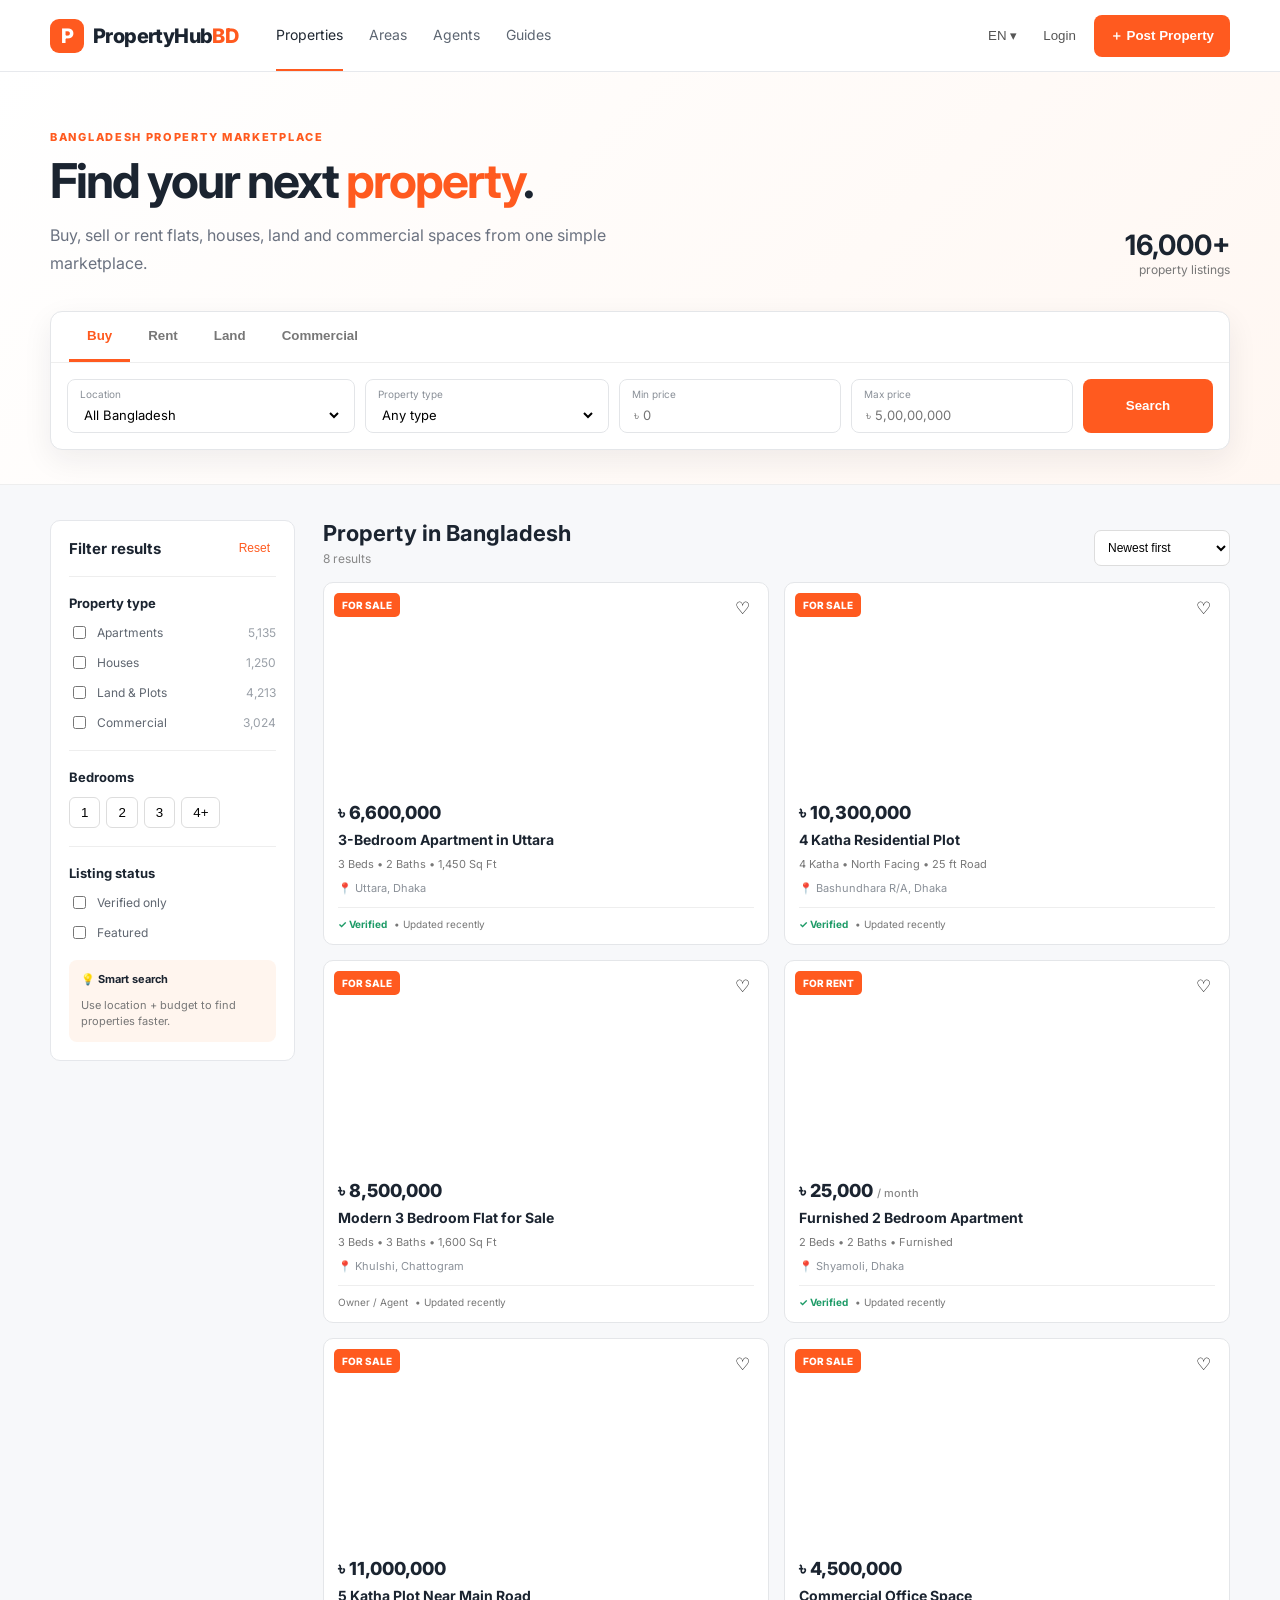
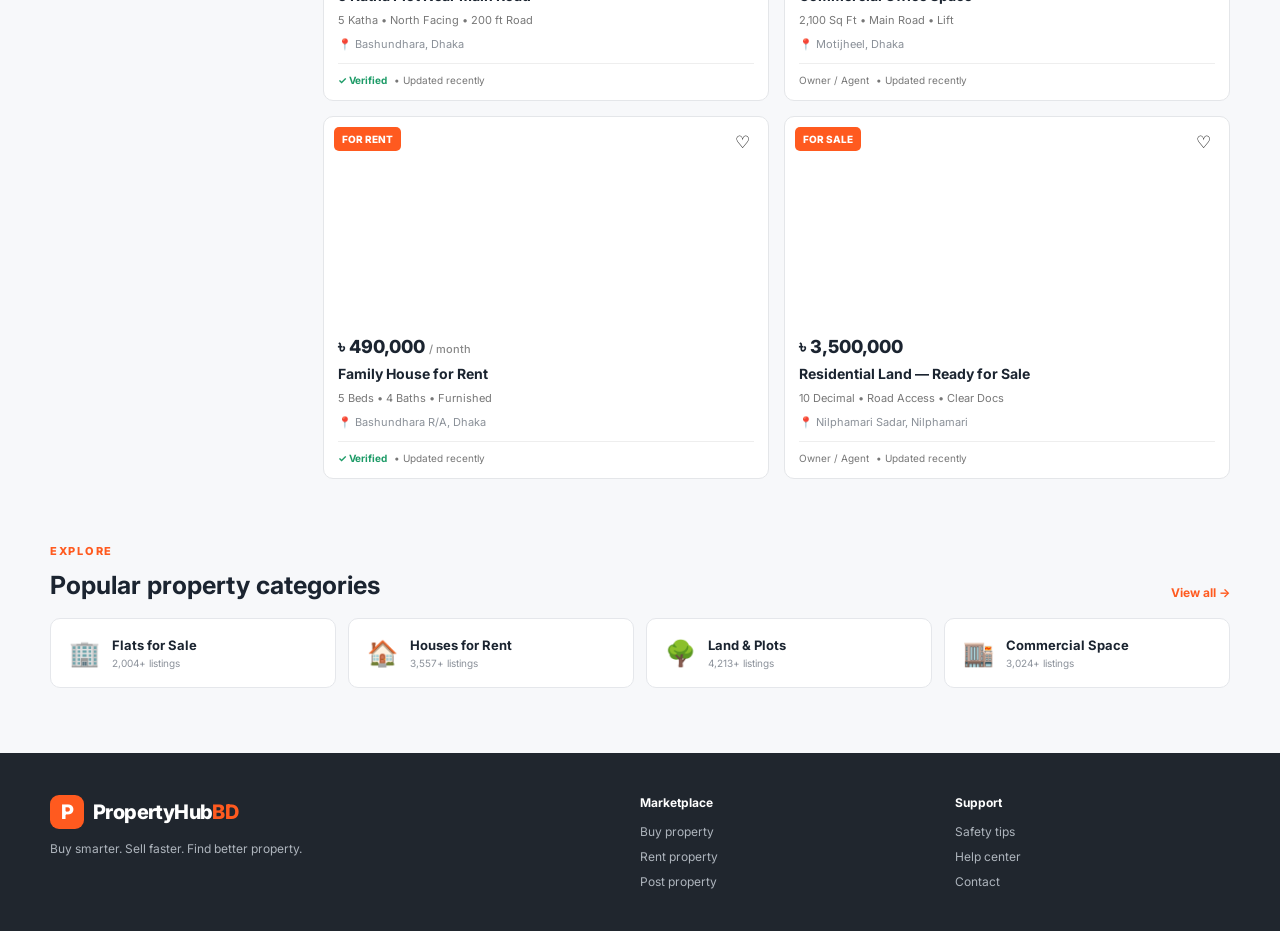
<file: index.html>
<!DOCTYPE html>
<html lang="en">
<head>
  <meta charset="UTF-8" />
  <meta name="viewport" content="width=device-width, initial-scale=1.0" />
  <title>PropertyHub BD — Real Estate Marketplace</title>
  <meta name="description" content="A Bangladesh real estate marketplace UI inspired by classified property websites." />
  <link rel="preconnect" href="https://fonts.googleapis.com">
  <link rel="preconnect" href="https://fonts.gstatic.com" crossorigin>
  <link href="https://fonts.googleapis.com/css2?family=Inter:wght@400;500;600;700;800&display=swap" rel="stylesheet">
  <link rel="stylesheet" href="style.css" />
</head>
<body>
  <header class="topbar">
    <div class="container nav">
      <a class="brand" href="#"><span class="brand-mark">P</span><span>PropertyHub<span class="bd">BD</span></span></a>
      <nav class="nav-links">
        <a class="active" href="#properties">Properties</a>
        <a href="#areas">Areas</a>
        <a href="#agents">Agents</a>
        <a href="#guides">Guides</a>
      </nav>
      <div class="nav-actions">
        <button class="lang">EN ▾</button>
        <button class="login">Login</button>
        <button class="post-btn" onclick="openPostModal()">＋ Post Property</button>
      </div>
    </div>
  </header>

  <main>
    <section class="hero">
      <div class="container hero-inner">
        <div>
          <p class="eyebrow">BANGLADESH PROPERTY MARKETPLACE</p>
          <h1>Find your next <span>property</span>.</h1>
          <p class="hero-copy">Buy, sell or rent flats, houses, land and commercial spaces from one simple marketplace.</p>
        </div>
        <div class="hero-stat"><strong>16,000+</strong><span>property listings</span></div>
      </div>
      <div class="container search-panel">
        <div class="search-tabs">
          <button class="tab active" data-mode="buy">Buy</button>
          <button class="tab" data-mode="rent">Rent</button>
          <button class="tab" data-mode="land">Land</button>
          <button class="tab" data-mode="commercial">Commercial</button>
        </div>
        <div class="search-grid">
          <label><span>Location</span><select id="location"><option value="">All Bangladesh</option><option>Dhaka</option><option>Chattogram</option><option>Nilphamari</option><option>Rajshahi</option><option>Sylhet</option></select></label>
          <label><span>Property type</span><select id="type"><option value="">Any type</option><option>Apartment</option><option>House</option><option>Land</option><option>Commercial</option></select></label>
          <label><span>Min price</span><input id="minPrice" type="number" placeholder="৳ 0" /></label>
          <label><span>Max price</span><input id="maxPrice" type="number" placeholder="৳ 5,00,00,000" /></label>
          <button class="search-btn" onclick="filterProperties()">Search</button>
        </div>
      </div>
    </section>

    <section class="container content" id="properties">
      <aside class="filters">
        <div class="filter-head"><h3>Filter results</h3><button onclick="resetFilters()">Reset</button></div>
        <div class="filter-block"><h4>Property type</h4>
          <label class="check"><input class="type-check" value="Apartment" type="checkbox"> Apartments <span>5,135</span></label>
          <label class="check"><input class="type-check" value="House" type="checkbox"> Houses <span>1,250</span></label>
          <label class="check"><input class="type-check" value="Land" type="checkbox"> Land & Plots <span>4,213</span></label>
          <label class="check"><input class="type-check" value="Commercial" type="checkbox"> Commercial <span>3,024</span></label>
        </div>
        <div class="filter-block"><h4>Bedrooms</h4><div class="chips"><button>1</button><button>2</button><button>3</button><button>4+</button></div></div>
        <div class="filter-block"><h4>Listing status</h4><label class="check"><input type="checkbox"> Verified only</label><label class="check"><input type="checkbox"> Featured</label></div>
        <div class="tip"><strong>💡 Smart search</strong><p>Use location + budget to find properties faster.</p></div>
      </aside>

      <section class="results">
        <div class="results-head"><div><h2>Property in Bangladesh</h2><p id="resultCount">20 results</p></div><select id="sort" onchange="sortProperties()"><option value="new">Newest first</option><option value="low">Price: Low to high</option><option value="high">Price: High to low</option></select></div>
        <div class="listing-grid" id="listingGrid"></div>
      </section>
    </section>

    <section class="container categories" id="areas">
      <div class="section-title"><div><p class="eyebrow">EXPLORE</p><h2>Popular property categories</h2></div><a href="#properties">View all →</a></div>
      <div class="category-grid">
        <div class="category"><span>🏢</span><div><b>Flats for Sale</b><small>2,004+ listings</small></div></div>
        <div class="category"><span>🏠</span><div><b>Houses for Rent</b><small>3,557+ listings</small></div></div>
        <div class="category"><span>🌳</span><div><b>Land & Plots</b><small>4,213+ listings</small></div></div>
        <div class="category"><span>🏬</span><div><b>Commercial Space</b><small>3,024+ listings</small></div></div>
      </div>
    </section>
  </main>

  <footer id="guides"><div class="container footer"><div><a class="brand" href="#"><span class="brand-mark">P</span><span>PropertyHub<span class="bd">BD</span></span></a><p>Buy smarter. Sell faster. Find better property.</p></div><div><b>Marketplace</b><a href="#">Buy property</a><a href="#">Rent property</a><a href="#">Post property</a></div><div><b>Support</b><a href="#">Safety tips</a><a href="#">Help center</a><a href="#">Contact</a></div></div></footer>

  <div class="modal" id="postModal"><div class="modal-card"><button class="close" onclick="closePostModal()">×</button><h2>Post your property</h2><p>Demo form — connect this to your backend later.</p><input placeholder="Property title"><input placeholder="Location"><input placeholder="Price"><select><option>Apartment</option><option>House</option><option>Land</option><option>Commercial</option></select><button class="search-btn">Continue</button></div></div>
  <script src="script.js"></script>
</body>
</html>
</file>
<file: style.css>
*{box-sizing:border-box}html{scroll-behavior:smooth}body{margin:0;font-family:Inter,Arial,sans-serif;color:#1b2430;background:#f7f8fa}a{text-decoration:none;color:inherit}.container{width:min(1180px,calc(100% - 32px));margin:auto}.topbar{height:72px;background:#fff;border-bottom:1px solid #e7e9ed;position:sticky;top:0;z-index:20}.nav{height:100%;display:flex;align-items:center;gap:38px}.brand{display:flex;align-items:center;gap:9px;font-size:20px;font-weight:800;letter-spacing:-.6px}.brand-mark{width:34px;height:34px;border-radius:9px;background:#ff5a1f;color:#fff;display:grid;place-items:center;font-weight:800}.bd{color:#ff5a1f}.nav-links{display:flex;gap:26px;flex:1}.nav-links a{font-size:14px;color:#5d6672;padding:26px 0;border-bottom:2px solid transparent}.nav-links a.active{color:#202832;border-color:#ff5a1f}.nav-actions{display:flex;align-items:center;gap:10px}.lang,.login{border:0;background:transparent;padding:10px 8px;color:#555}.post-btn{border:0;background:#ff5a1f;color:white;font-weight:700;border-radius:8px;padding:12px 16px;cursor:pointer}.hero{background:linear-gradient(135deg,#fff,#fff7f2);padding:58px 0 34px;border-bottom:1px solid #eee}.hero-inner{display:flex;justify-content:space-between;align-items:end}.eyebrow{font-size:11px;letter-spacing:1.7px;font-weight:800;color:#ff5a1f;margin:0 0 12px}.hero h1{font-size:48px;line-height:1.05;margin:0;letter-spacing:-2px}.hero h1 span{color:#ff5a1f}.hero-copy{max-width:620px;color:#6b7280;line-height:1.7;margin:16px 0 0}.hero-stat{display:flex;flex-direction:column;align-items:flex-end}.hero-stat strong{font-size:28px}.hero-stat span{color:#777;font-size:12px}.search-panel{background:#fff;border:1px solid #e4e6e9;border-radius:12px;box-shadow:0 10px 30px #17202b12;margin-top:34px;overflow:hidden}.search-tabs{display:flex;border-bottom:1px solid #eee;padding:0 18px}.tab{border:0;background:none;padding:16px 18px;font-weight:700;color:#777;cursor:pointer;border-bottom:3px solid transparent}.tab.active{color:#ff5a1f;border-color:#ff5a1f}.search-grid{display:grid;grid-template-columns:1.3fr 1.1fr 1fr 1fr 130px;gap:10px;padding:16px}.search-grid label{border:1px solid #e3e5e8;border-radius:8px;padding:8px 12px}.search-grid label span{display:block;font-size:10px;color:#8a9098;margin-bottom:4px}.search-grid select,.search-grid input{width:100%;border:0;outline:0;background:transparent;font:inherit;font-size:13px}.search-btn{border:0;background:#ff5a1f;color:#fff;border-radius:8px;font-weight:800;cursor:pointer;padding:12px 16px}.content{display:grid;grid-template-columns:245px 1fr;gap:28px;padding-top:35px}.filters{background:#fff;border:1px solid #e5e7eb;border-radius:10px;padding:18px;height:max-content}.filter-head{display:flex;justify-content:space-between;align-items:center}.filter-head h3{margin:0;font-size:15px}.filter-head button{border:0;background:none;color:#ff5a1f;font-size:12px;cursor:pointer}.filter-block{border-top:1px solid #eee;margin-top:18px;padding-top:18px}.filter-block h4{margin:0 0 12px;font-size:13px}.check{display:flex;align-items:center;gap:8px;font-size:12px;color:#5f6670;margin:11px 0}.check span{margin-left:auto;color:#9aa0a8}.chips{display:flex;gap:6px}.chips button{background:#fff;border:1px solid #ddd;border-radius:6px;padding:7px 11px;cursor:pointer}.tip{background:#fff5ee;border-radius:8px;padding:12px;margin-top:18px;font-size:11px}.tip p{color:#777;line-height:1.5;margin-bottom:0}.results-head{display:flex;justify-content:space-between;align-items:end;margin-bottom:16px}.results-head h2{font-size:22px;margin:0 0 5px}.results-head p{font-size:12px;color:#888;margin:0}.results-head select{border:1px solid #ddd;background:#fff;border-radius:7px;padding:9px;font-size:12px}.listing-grid{display:grid;grid-template-columns:repeat(2,minmax(0,1fr));gap:15px}.card{background:#fff;border:1px solid #e4e6e9;border-radius:10px;overflow:hidden;transition:.2s;cursor:pointer}.card:hover{transform:translateY(-2px);box-shadow:0 10px 25px #1111}.photo{height:205px;position:relative;background-size:cover;background-position:center}.badge{position:absolute;top:10px;left:10px;background:#ff5a1f;color:#fff;font-size:10px;font-weight:800;padding:6px 8px;border-radius:5px}.heart{position:absolute;right:10px;top:10px;background:#fff;border:0;border-radius:50%;width:32px;height:32px;cursor:pointer;font-size:17px}.card-body{padding:14px}.price{font-size:18px;font-weight:800;margin-bottom:7px}.price small{font-size:11px;font-weight:500;color:#888}.title{font-size:14px;font-weight:700;white-space:nowrap;overflow:hidden;text-overflow:ellipsis}.meta{display:flex;gap:10px;color:#777;font-size:11px;margin-top:9px}.location-text{color:#8a9098;font-size:11px;margin-top:10px}.seller{display:flex;align-items:center;gap:7px;border-top:1px solid #eee;margin-top:12px;padding-top:10px;font-size:10px;color:#777}.verified{color:#1d9b67;font-weight:700}.categories{padding:65px 0}.section-title{display:flex;justify-content:space-between;align-items:end;margin-bottom:18px}.section-title h2{margin:0;font-size:25px}.section-title a{color:#ff5a1f;font-size:12px;font-weight:700}.category-grid{display:grid;grid-template-columns:repeat(4,1fr);gap:12px}.category{background:#fff;border:1px solid #e5e7eb;border-radius:10px;padding:18px;display:flex;gap:12px;align-items:center}.category>span{font-size:25px}.category b{display:block;font-size:13px}.category small{display:block;color:#8b919a;font-size:10px;margin-top:4px}footer{background:#20262e;color:#fff}.footer{display:grid;grid-template-columns:2fr 1fr 1fr;gap:40px;padding:42px 0}.footer p{color:#aeb5bd;font-size:12px}.footer>div:not(:first-child){display:flex;flex-direction:column;gap:10px;font-size:12px}.footer b{margin-bottom:4px}.footer a:not(.brand){color:#aeb5bd}.modal{display:none;position:fixed;inset:0;background:#1119;z-index:50;place-items:center;padding:20px}.modal.open{display:grid}.modal-card{position:relative;width:min(450px,100%);background:#fff;border-radius:12px;padding:25px;display:grid;gap:10px}.modal-card h2{margin:0}.modal-card p{color:#777;font-size:12px}.modal-card input,.modal-card select{border:1px solid #ddd;border-radius:7px;padding:12px}.close{position:absolute;right:15px;top:12px;border:0;background:none;font-size:25px;cursor:pointer}@media(max-width:850px){.nav-links{display:none}.hero h1{font-size:38px}.hero-stat{display:none}.search-grid{grid-template-columns:1fr 1fr}.search-btn{grid-column:span 2}.content{grid-template-columns:1fr}.filters{display:none}.listing-grid{grid-template-columns:1fr}.category-grid{grid-template-columns:1fr 1fr}}@media(max-width:520px){.nav{gap:10px}.nav-actions .lang,.nav-actions .login{display:none}.hero{padding-top:38px}.search-grid{grid-template-columns:1fr}.search-btn{grid-column:auto}.category-grid{grid-template-columns:1fr}.hero h1{font-size:34px}}
</file>
